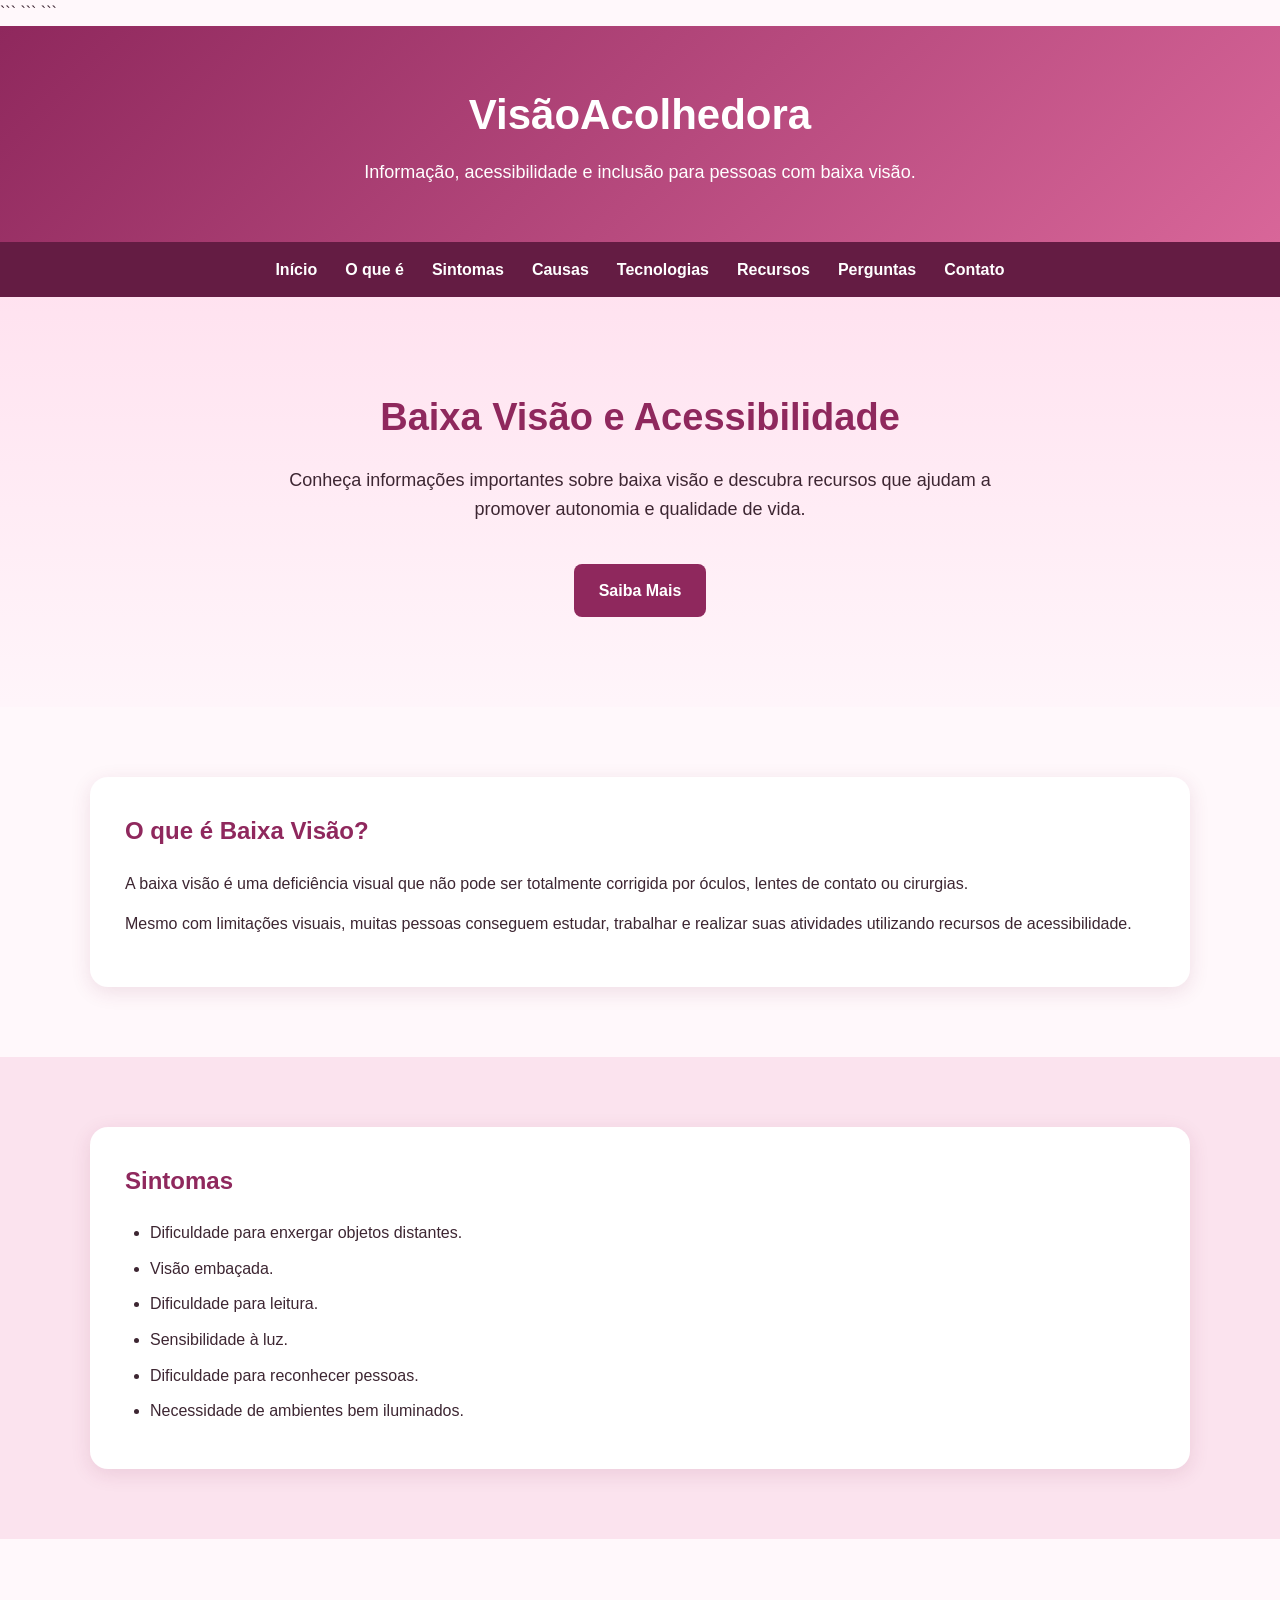
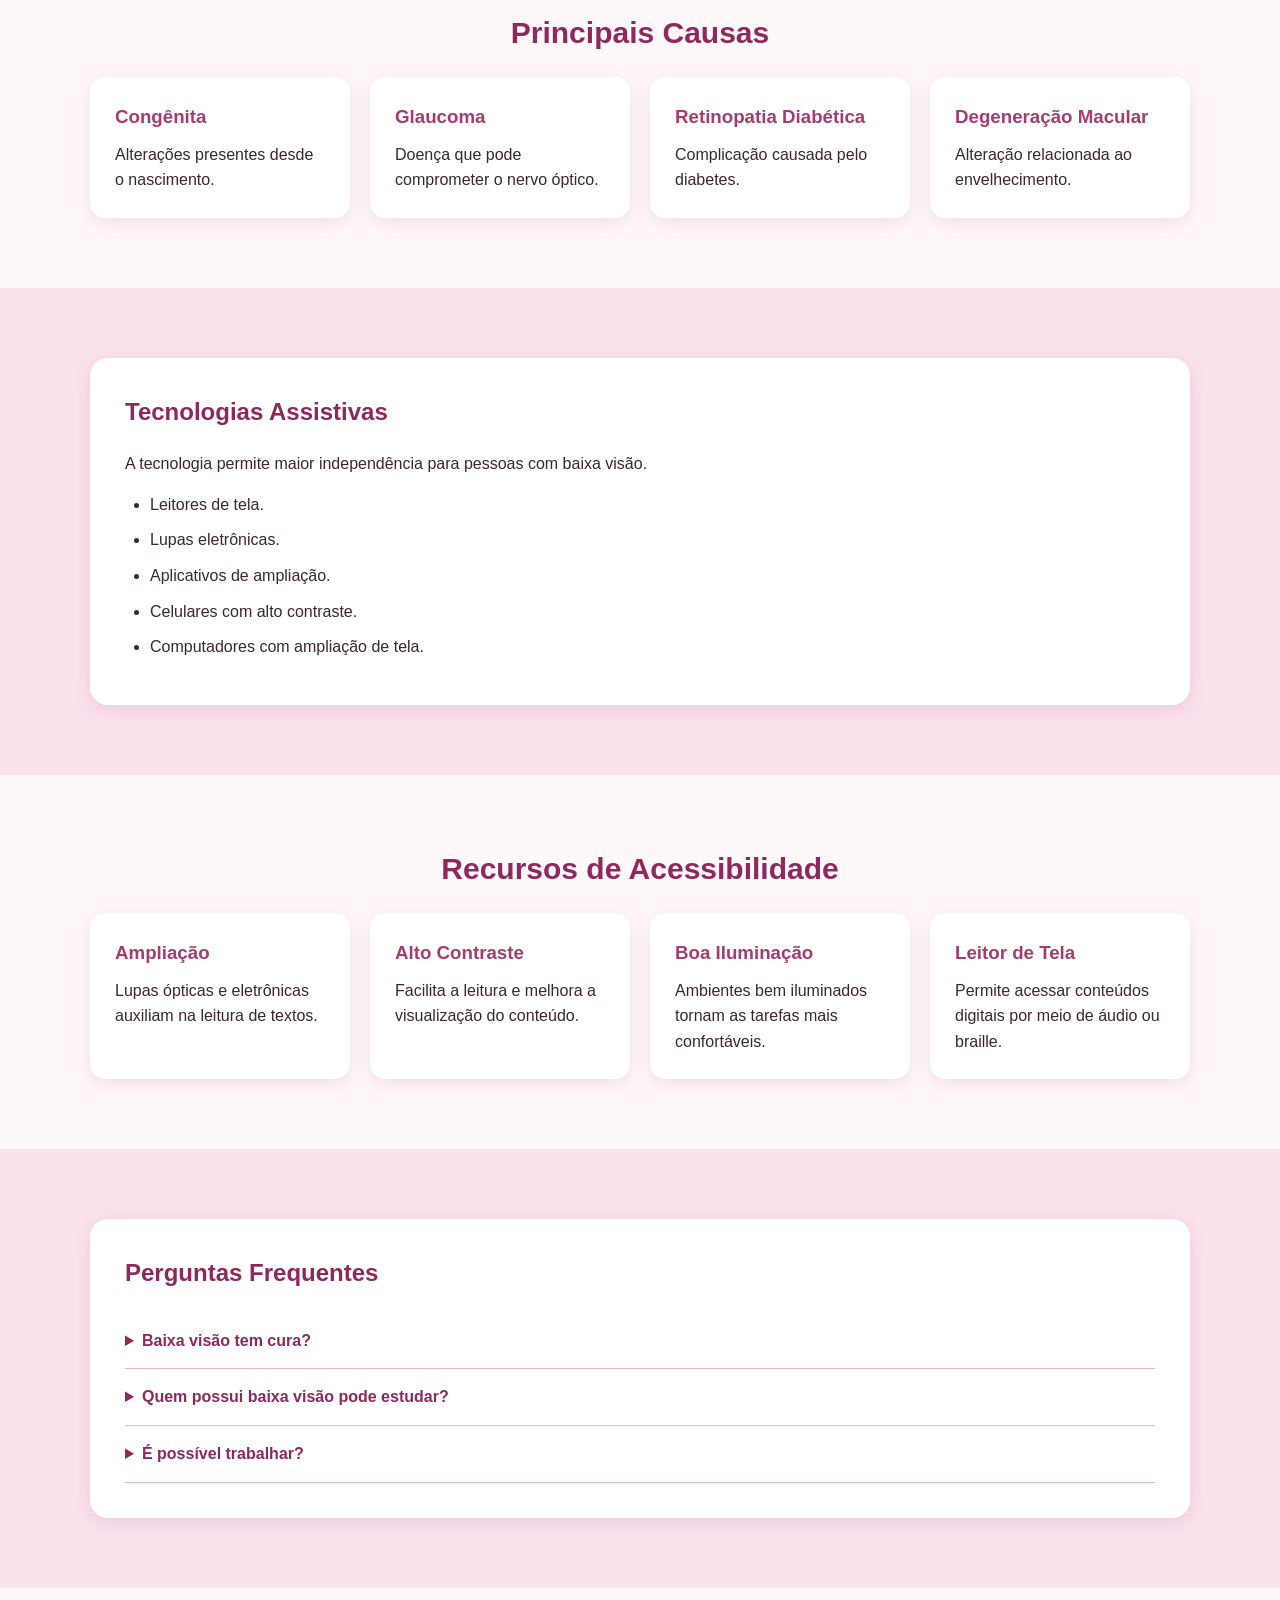
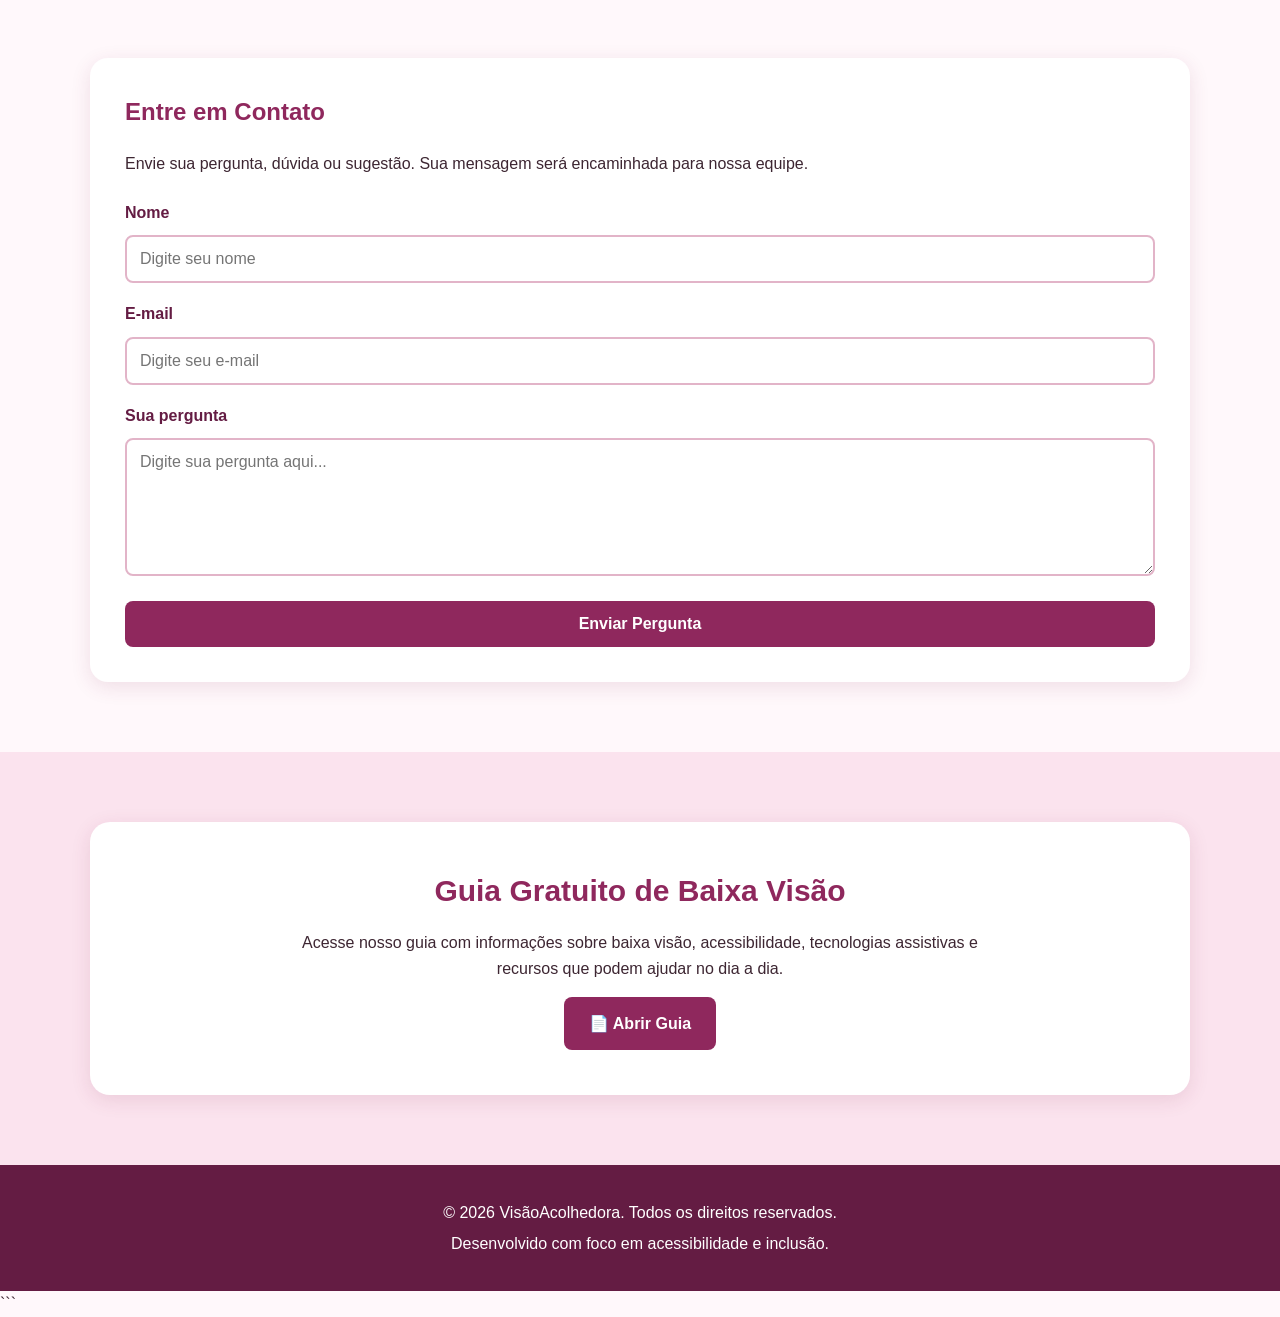
<file: index.html>
<!DOCTYPE html>

<html lang="pt-BR">

<head>
    <meta charset="UTF-8">
    <meta name="viewport" content="width=device-width, initial-scale=1.0">

```
<title>VisãoAcolhedora | Baixa Visão e Acessibilidade</title>

<meta name="description"
    content="Informações sobre baixa visão, acessibilidade, tecnologias assistivas e inclusão.">

<style>
    * {
        box-sizing: border-box;
        margin: 0;
        padding: 0;
    }

    html {
        scroll-behavior: smooth;
    }

    body {
        font-family: Arial, Helvetica, sans-serif;
        color: #3d2632;
        background: #fff8fb;
        line-height: 1.6;
    }

    .container {
        width: 90%;
        max-width: 1100px;
        margin: auto;
    }

    /* Acessibilidade */
    .skip-link {
        position: absolute;
        left: -9999px;
        top: 10px;
        background: #8f285d;
        color: white;
        padding: 10px 15px;
        z-index: 999;
    }

    .skip-link:focus {
        left: 10px;
    }

    /* Cabeçalho */
    .header {
        background: linear-gradient(135deg, #8f285d, #d86699);
        color: white;
        text-align: center;
        padding: 55px 20px;
    }

    .header h1 {
        font-size: 42px;
        margin-bottom: 10px;
    }

    .header p {
        font-size: 18px;
    }

    /* Menu */
    .menu {
        background: #641c43;
        position: sticky;
        top: 0;
        z-index: 100;
    }

    .menu ul {
        list-style: none;
        display: flex;
        justify-content: center;
        flex-wrap: wrap;
    }

    .menu a {
        display: block;
        color: white;
        text-decoration: none;
        padding: 15px 14px;
        font-weight: bold;
    }

    .menu a:hover {
        background: #9f356b;
    }

    /* Banner */
    .banner {
        background: linear-gradient(
            rgba(255, 225, 239, 0.95),
            rgba(255, 245, 250, 0.95)
        );
        text-align: center;
        padding: 90px 20px;
    }

    .banner h2 {
        color: #8f285d;
        font-size: 38px;
        margin-bottom: 18px;
    }

    .banner p {
        max-width: 750px;
        margin: 0 auto 25px;
        font-size: 18px;
    }

    /* Seções */
    .section {
        padding: 70px 20px;
    }

    .rosa {
        background: #fbe3ee;
    }

    .card {
        background: white;
        padding: 35px;
        border-radius: 18px;
        box-shadow: 0 5px 20px rgba(120, 30, 75, 0.12);
    }

    .card h2,
    .titulo-centro {
        color: #8f285d;
        margin-bottom: 20px;
    }

    .card p {
        margin-bottom: 15px;
    }

    .card ul {
        padding-left: 25px;
    }

    .card li {
        margin-bottom: 10px;
    }

    .titulo-centro {
        text-align: center;
        font-size: 30px;
    }

    /* Cards */
    .cards {
        display: grid;
        grid-template-columns: repeat(4, 1fr);
        gap: 20px;
    }

    .recurso {
        background: white;
        padding: 25px;
        border-radius: 15px;
        box-shadow: 0 5px 18px rgba(120, 30, 75, 0.12);
    }

    .recurso h3 {
        color: #a63d70;
        margin-bottom: 10px;
    }

    /* FAQ */
    details {
        border-bottom: 1px solid #e4b7ca;
        padding: 15px 0;
    }

    summary {
        cursor: pointer;
        font-weight: bold;
        color: #8f285d;
    }

    details p {
        margin-top: 10px;
    }

    /* Formulário */
    form {
        display: flex;
        flex-direction: column;
        gap: 10px;
    }

    label {
        font-weight: bold;
        color: #641c43;
        margin-top: 8px;
    }

    input,
    textarea {
        width: 100%;
        padding: 13px;
        border: 2px solid #e2b4c8;
        border-radius: 8px;
        font-family: inherit;
        font-size: 16px;
        background: #fff;
    }

    input:focus,
    textarea:focus {
        outline: none;
        border-color: #9f356b;
    }

    button,
    .botao {
        display: inline-block;
        background: #8f285d;
        color: white;
        border: none;
        padding: 14px 25px;
        border-radius: 8px;
        text-decoration: none;
        font-weight: bold;
        cursor: pointer;
        font-size: 16px;
        margin-top: 15px;
    }

    button:hover,
    .botao:hover {
        background: #641c43;
    }

    /* Guia */
    .cta {
        background: white;
        text-align: center;
        padding: 45px;
        border-radius: 20px;
        box-shadow: 0 5px 20px rgba(120, 30, 75, 0.12);
    }

    .cta h2 {
        color: #8f285d;
        font-size: 30px;
        margin-bottom: 15px;
    }

    .cta p {
        max-width: 700px;
        margin: auto;
    }

    /* Rodapé */
    footer {
        background: #641c43;
        color: white;
        text-align: center;
        padding: 30px 20px;
    }

    footer p {
        margin: 5px;
    }

    /* Responsividade */
    @media (max-width: 800px) {

        .cards {
            grid-template-columns: repeat(2, 1fr);
        }

        .header h1 {
            font-size: 34px;
        }

        .banner h2 {
            font-size: 30px;
        }
    }

    @media (max-width: 550px) {

        .cards {
            grid-template-columns: 1fr;
        }

        .menu ul {
            flex-direction: column;
            text-align: center;
        }

        .menu a {
            padding: 10px;
        }

        .section {
            padding: 45px 15px;
        }

        .card,
        .cta {
            padding: 25px;
        }
    }
</style>
```

</head>

<body>

```
<a href="#conteudo" class="skip-link">
    Pular para o conteúdo principal
</a>

<!-- CABEÇALHO -->
<header class="header">

    <div class="container">

        <h1>VisãoAcolhedora</h1>

        <p>
            Informação, acessibilidade e inclusão para pessoas com baixa visão.
        </p>

    </div>

</header>

<!-- MENU -->
<nav class="menu" aria-label="Menu principal">

    <div class="container">

        <ul>
            <li><a href="#inicio">Início</a></li>
            <li><a href="#sobre">O que é</a></li>
            <li><a href="#sintomas">Sintomas</a></li>
            <li><a href="#causas">Causas</a></li>
            <li><a href="#tecnologia">Tecnologias</a></li>
            <li><a href="#recursos">Recursos</a></li>
            <li><a href="#faq">Perguntas</a></li>
            <li><a href="#contato">Contato</a></li>
        </ul>

    </div>

</nav>

<main id="conteudo">

    <!-- INÍCIO -->
    <section id="inicio" class="banner">

        <div class="container">

            <h2>Baixa Visão e Acessibilidade</h2>

            <p>
                Conheça informações importantes sobre baixa visão
                e descubra recursos que ajudam a promover autonomia
                e qualidade de vida.
            </p>

            <a href="#sobre" class="botao">
                Saiba Mais
            </a>

        </div>

    </section>

    <!-- O QUE É -->
    <section id="sobre" class="section">

        <div class="container">

            <div class="card">

                <h2>O que é Baixa Visão?</h2>

                <p>
                    A baixa visão é uma deficiência visual que não pode
                    ser totalmente corrigida por óculos, lentes de
                    contato ou cirurgias.
                </p>

                <p>
                    Mesmo com limitações visuais, muitas pessoas conseguem
                    estudar, trabalhar e realizar suas atividades utilizando
                    recursos de acessibilidade.
                </p>

            </div>

        </div>

    </section>

    <!-- SINTOMAS -->
    <section id="sintomas" class="section rosa">

        <div class="container">

            <div class="card">

                <h2>Sintomas</h2>

                <ul>
                    <li>Dificuldade para enxergar objetos distantes.</li>
                    <li>Visão embaçada.</li>
                    <li>Dificuldade para leitura.</li>
                    <li>Sensibilidade à luz.</li>
                    <li>Dificuldade para reconhecer pessoas.</li>
                    <li>Necessidade de ambientes bem iluminados.</li>
                </ul>

            </div>

        </div>

    </section>

    <!-- CAUSAS -->
    <section id="causas" class="section">

        <div class="container">

            <h2 class="titulo-centro">
                Principais Causas
            </h2>

            <div class="cards">

                <article class="recurso">

                    <h3>Congênita</h3>

                    <p>
                        Alterações presentes desde o nascimento.
                    </p>

                </article>

                <article class="recurso">

                    <h3>Glaucoma</h3>

                    <p>
                        Doença que pode comprometer o nervo óptico.
                    </p>

                </article>

                <article class="recurso">

                    <h3>Retinopatia Diabética</h3>

                    <p>
                        Complicação causada pelo diabetes.
                    </p>

                </article>

                <article class="recurso">

                    <h3>Degeneração Macular</h3>

                    <p>
                        Alteração relacionada ao envelhecimento.
                    </p>

                </article>

            </div>

        </div>

    </section>

    <!-- TECNOLOGIAS -->
    <section id="tecnologia" class="section rosa">

        <div class="container">

            <div class="card">

                <h2>Tecnologias Assistivas</h2>

                <p>
                    A tecnologia permite maior independência para
                    pessoas com baixa visão.
                </p>

                <ul>
                    <li>Leitores de tela.</li>
                    <li>Lupas eletrônicas.</li>
                    <li>Aplicativos de ampliação.</li>
                    <li>Celulares com alto contraste.</li>
                    <li>Computadores com ampliação de tela.</li>
                </ul>

            </div>

        </div>

    </section>

    <!-- RECURSOS -->
    <section id="recursos" class="section">

        <div class="container">

            <h2 class="titulo-centro">
                Recursos de Acessibilidade
            </h2>

            <div class="cards">

                <article class="recurso">

                    <h3>Ampliação</h3>

                    <p>
                        Lupas ópticas e eletrônicas auxiliam na
                        leitura de textos.
                    </p>

                </article>

                <article class="recurso">

                    <h3>Alto Contraste</h3>

                    <p>
                        Facilita a leitura e melhora a visualização
                        do conteúdo.
                    </p>

                </article>

                <article class="recurso">

                    <h3>Boa Iluminação</h3>

                    <p>
                        Ambientes bem iluminados tornam as tarefas
                        mais confortáveis.
                    </p>

                </article>

                <article class="recurso">

                    <h3>Leitor de Tela</h3>

                    <p>
                        Permite acessar conteúdos digitais por meio
                        de áudio ou braille.
                    </p>

                </article>

            </div>

        </div>

    </section>

    <!-- FAQ -->
    <section id="faq" class="section rosa">

        <div class="container">

            <div class="card">

                <h2>Perguntas Frequentes</h2>

                <details>

                    <summary>
                        Baixa visão tem cura?
                    </summary>

                    <p>
                        Depende da causa. Em muitos casos existem
                        tratamentos e recursos que podem melhorar
                        a qualidade de vida.
                    </p>

                </details>

                <details>

                    <summary>
                        Quem possui baixa visão pode estudar?
                    </summary>

                    <p>
                        Sim. Com adaptações e recursos de acessibilidade
                        é possível acompanhar os estudos.
                    </p>

                </details>

                <details>

                    <summary>
                        É possível trabalhar?
                    </summary>

                    <p>
                        Sim. Muitas pessoas trabalham utilizando
                        tecnologias assistivas e adaptações.
                    </p>

                </details>

            </div>

        </div>

    </section>

    <!-- CONTATO / WEB3FORMS -->
    <section id="contato" class="section">

        <div class="container">

            <div class="card">

                <h2>Entre em Contato</h2>

                <p>
                    Envie sua pergunta, dúvida ou sugestão.
                    Sua mensagem será encaminhada para nossa equipe.
                </p>

                <form
                    action="https://api.web3forms.com/submit"
                    method="POST"
                >

                    <!-- COLOQUE SUA ACCESS KEY AQUI -->
                    <input
                        type="hidden"
                        name="access_key"
                        value="7663a361-f14c-41ac-9d38-f6919363fd05"
                    >

                    <input
                        type="hidden"
                        name="subject"
                        value="Nova pergunta - VisãoAcolhedora"
                    >

                    <label for="nome">
                        Nome
                    </label>

                    <input
                        type="text"
                        id="nome"
                        name="name"
                        placeholder="Digite seu nome"
                        required
                    >

                    <label for="email">
                        E-mail
                    </label>

                    <input
                        type="email"
                        id="email"
                        name="email"
                        placeholder="Digite seu e-mail"
                        required
                    >

                    <label for="mensagem">
                        Sua pergunta
                    </label>

                    <textarea
                        id="mensagem"
                        name="message"
                        rows="6"
                        placeholder="Digite sua pergunta aqui..."
                        required
                    ></textarea>

                    <!-- Anti-spam -->
                    <input
                        type="checkbox"
                        name="botcheck"
                        style="display:none;"
                    >

                    <button type="submit">
                        Enviar Pergunta
                    </button>

                </form>

            </div>

        </div>

    </section>

    <!-- GUIA -->
    <section id="guia" class="section rosa">

        <div class="container">

            <div class="cta">

                <h2>
                    Guia Gratuito de Baixa Visão
                </h2>

                <p>
                    Acesse nosso guia com informações sobre baixa visão,
                    acessibilidade, tecnologias assistivas e recursos
                    que podem ajudar no dia a dia.
                </p>

                <a
                    href="./guia-baixa-visao-rosa.pdf"
                    target="_blank"
                    rel="noopener noreferrer"
                    class="botao"
                >
                    📄 Abrir Guia
                </a>

            </div>

        </div>

    </section>

</main>

<!-- RODAPÉ -->
<footer>

    <div class="container">

        <p>
            © 2026 VisãoAcolhedora. Todos os direitos reservados.
        </p>

        <p>
            Desenvolvido com foco em acessibilidade e inclusão.
        </p>

    </div>

</footer>
```

</body>

</html>
</file>
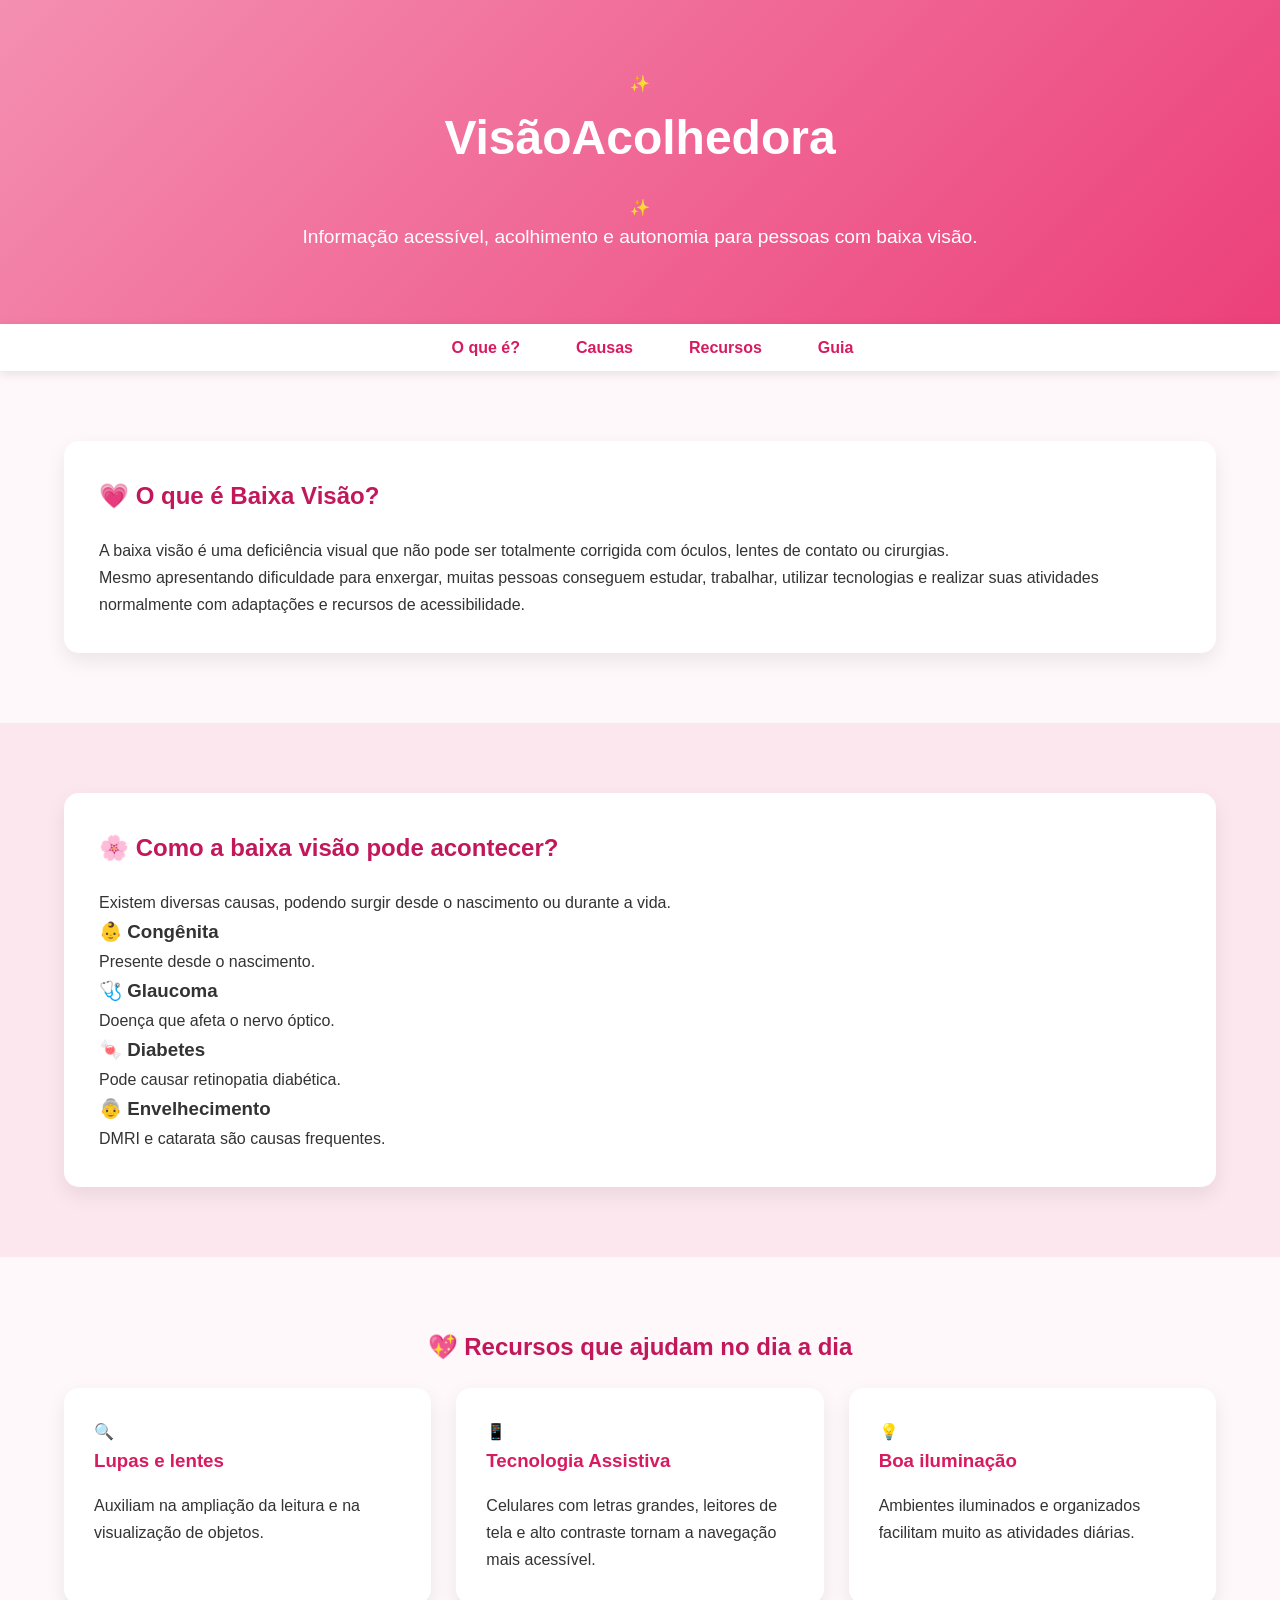
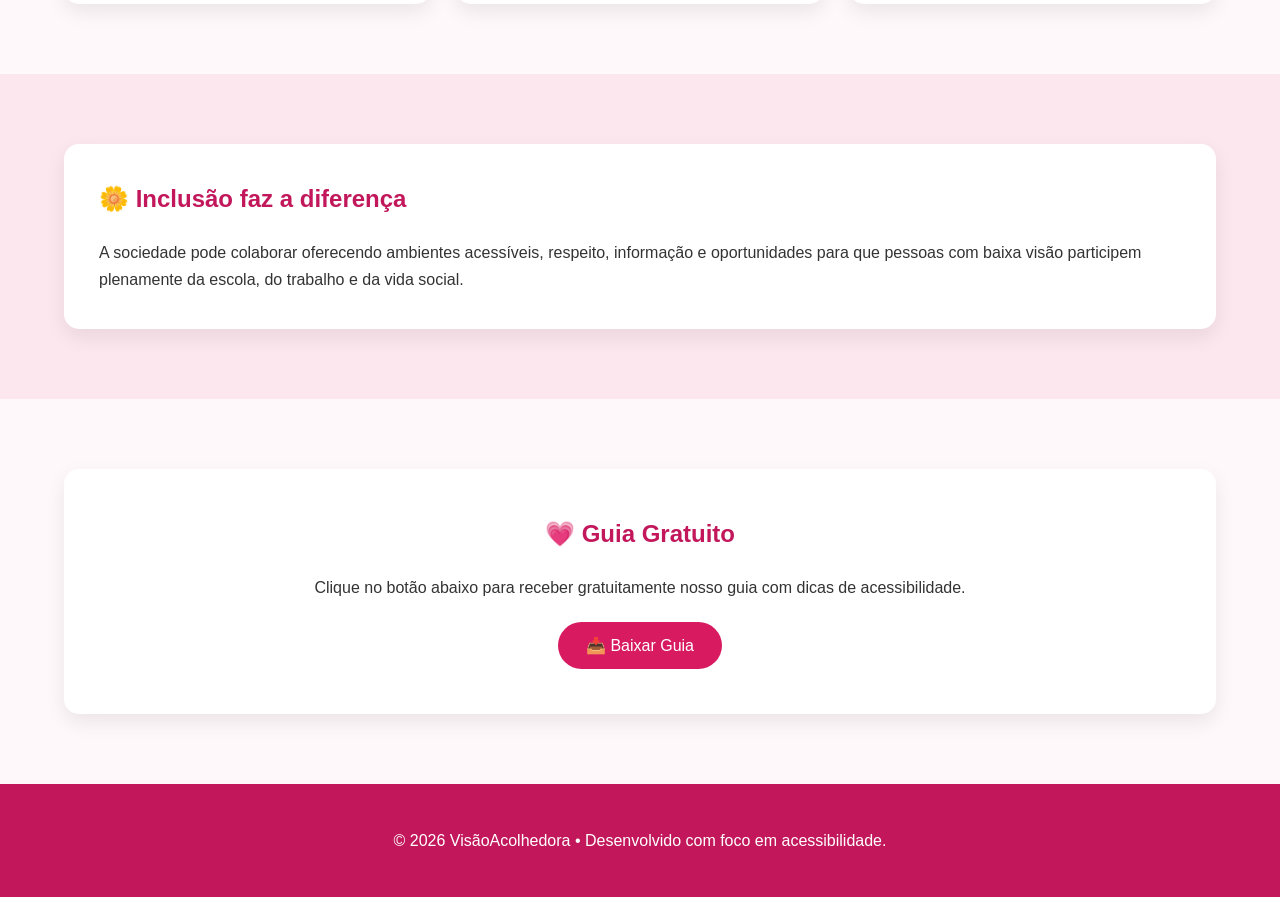
<file: lisa.html>
<!DOCTYPE html>
<html lang="pt-BR">

<head>
    <meta charset="UTF-8">
    <meta name="viewport" content="width=device-width, initial-scale=1.0">

    <title>VisãoAcolhedora | Entendendo a Baixa Visão</title>

    <meta name="description"
        content="Conheça mais sobre a baixa visão, suas causas, recursos de acessibilidade e formas de melhorar a qualidade de vida.">

    <link rel="stylesheet" href="style.css">
</head>

<body>

    <!-- Link de acessibilidade -->
    <a href="#conteudo" class="skip-link">
        Pular para o conteúdo principal
    </a>

    <!-- Cabeçalho -->
    <header class="header">

        <div class="container">

            <div class="logo">

                <span>✨</span>

                <h1>VisãoAcolhedora</h1>

                <span>✨</span>

            </div>

            <p class="slogan">

                Informação acessível, acolhimento e autonomia para pessoas com baixa visão.

            </p>

        </div>

    </header>

    <!-- Menu -->

    <nav class="menu" aria-label="Menu principal">

        <div class="container">

            <ul>

                <li><a href="#sobre">O que é?</a></li>

                <li><a href="#causas">Causas</a></li>

                <li><a href="#recursos">Recursos</a></li>

                <li><a href="#contato">Guia</a></li>

            </ul>

        </div>

    </nav>

    <!-- Conteúdo -->

    <main id="conteudo">

        <!-- SOBRE -->

        <section id="sobre" class="section">

            <div class="container">

                <div class="card">

                    <h2>💗 O que é Baixa Visão?</h2>

                    <p>

                        A baixa visão é uma deficiência visual que não pode ser totalmente corrigida
                        com óculos, lentes de contato ou cirurgias.

                    </p>

                    <p>

                        Mesmo apresentando dificuldade para enxergar, muitas pessoas conseguem
                        estudar, trabalhar, utilizar tecnologias e realizar suas atividades
                        normalmente com adaptações e recursos de acessibilidade.

                    </p>

                </div>

            </div>

        </section>

        <!-- CAUSAS -->

        <section id="causas" class="section rosa">

            <div class="container">

                <div class="card">

                    <h2>🌸 Como a baixa visão pode acontecer?</h2>

                    <p>

                        Existem diversas causas, podendo surgir desde o nascimento
                        ou durante a vida.

                    </p>

                    <div class="causas-grid">

                        <div class="causa">

                            <h3>👶 Congênita</h3>

                            <p>Presente desde o nascimento.</p>

                        </div>

                        <div class="causa">

                            <h3>🩺 Glaucoma</h3>

                            <p>Doença que afeta o nervo óptico.</p>

                        </div>

                        <div class="causa">

                            <h3>🍬 Diabetes</h3>

                            <p>Pode causar retinopatia diabética.</p>

                        </div>

                        <div class="causa">

                            <h3>👵 Envelhecimento</h3>

                            <p>DMRI e catarata são causas frequentes.</p>

                        </div>

                    </div>

                </div>

            </div>

        </section>

        <!-- RECURSOS -->

        <section id="recursos" class="section">

            <div class="container">

                <h2 class="titulo-centro">

                    💖 Recursos que ajudam no dia a dia

                </h2>

                <div class="cards">

                    <article class="recurso">

                        <div class="icone">

                            🔍

                        </div>

                        <h3>Lupas e lentes</h3>

                        <p>

                            Auxiliam na ampliação da leitura e na visualização
                            de objetos.

                        </p>

                    </article>

                    <article class="recurso">

                        <div class="icone">

                            📱

                        </div>

                        <h3>Tecnologia Assistiva</h3>

                        <p>

                            Celulares com letras grandes,
                            leitores de tela e alto contraste
                            tornam a navegação mais acessível.

                        </p>

                    </article>

                    <article class="recurso">

                        <div class="icone">

                            💡

                        </div>

                        <h3>Boa iluminação</h3>

                        <p>

                            Ambientes iluminados e organizados
                            facilitam muito as atividades diárias.

                        </p>

                    </article>

                </div>

            </div>

        </section>

        <!-- BENEFÍCIOS -->

        <section class="section rosa">

            <div class="container">

                <div class="card">

                    <h2>🌼 Inclusão faz a diferença</h2>

                    <p>

                        A sociedade pode colaborar oferecendo ambientes acessíveis,
                        respeito, informação e oportunidades para que pessoas com baixa visão
                        participem plenamente da escola, do trabalho e da vida social.

                    </p>

                </div>

            </div>

        </section>

        <!-- CTA -->

        <section id="contato" class="section">

            <div class="container">

                <div class="cta">

                    <h2>

                        💗 Guia Gratuito

                    </h2>

                    <p>

                        Clique no botão abaixo para receber gratuitamente
                        nosso guia com dicas de acessibilidade.

                    </p>

                    <button id="btn-download">

                        📥 Baixar Guia

                    </button>

                </div>

            </div>

        </section>

    </main>

    <!-- Rodapé -->

    <footer>

        <div class="container">

            <p>

                © 2026 VisãoAcolhedora • Desenvolvido com foco em acessibilidade.

            </p>

        </div>

    </footer>

    <script src="script.js"></script>

</body>

</html>
</file>
<file: style.css>
/* ===========================
   RESET
=========================== */

*{
    margin:0;
    padding:0;
    box-sizing:border-box;
}

html{
    scroll-behavior:smooth;
}

body{

    font-family:Arial, Helvetica, sans-serif;

    background:#fff8fb;

    color:#333;

    line-height:1.7;

}

/* ===========================
   CONTAINER
=========================== */

.container{

    width:90%;

    max-width:1200px;

    margin:auto;

}

/* ===========================
   LINK DE ACESSIBILIDADE
=========================== */

.skip-link{

    position:absolute;

    left:-999px;

    top:10px;

    background:#ffffff;

    color:#000;

    padding:10px 18px;

    border-radius:6px;

    text-decoration:none;

    z-index:999;

}

.skip-link:focus{

    left:20px;

}

/* ===========================
   CABEÇALHO
=========================== */

.header{

    background:linear-gradient(135deg,#f48fb1,#ec407a);

    color:white;

    text-align:center;

    padding:70px 20px;

}

.header h1{

    font-size:3rem;

    margin-bottom:15px;

}

.header p{

    font-size:1.2rem;

}

/* ===========================
   MENU
=========================== */

.menu{

    background:white;

    position:sticky;

    top:0;

    z-index:1000;

    box-shadow:0 3px 10px rgba(0,0,0,.1);

}

.menu ul{

    list-style:none;

    display:flex;

    justify-content:center;

    flex-wrap:wrap;

}

.menu li{

    margin:10px;

}

.menu a{

    text-decoration:none;

    color:#d81b60;

    font-weight:bold;

    padding:10px 18px;

    border-radius:30px;

    transition:.3s;

}

.menu a:hover{

    background:#f8bbd0;

}

/* ===========================
   BANNER
=========================== */

.banner{

    padding:90px 20px;

    text-align:center;

}

.banner h2{

    font-size:2.5rem;

    color:#d81b60;

    margin-bottom:20px;

}

.banner p{

    max-width:700px;

    margin:auto;

    margin-bottom:35px;

}

/* ===========================
   BOTÕES
=========================== */

.botao,
button{

    display:inline-block;

    background:#d81b60;

    color:white;

    padding:14px 28px;

    border:none;

    border-radius:30px;

    cursor:pointer;

    text-decoration:none;

    font-size:1rem;

    transition:.3s;

}

.botao:hover,
button:hover{

    background:#ad1457;

    transform:translateY(-2px);

}

/* ===========================
   SEÇÕES
=========================== */

.section{

    padding:70px 0;

}

.rosa{

    background:#fde7ef;

}

/* ===========================
   TÍTULOS
=========================== */

.section h2{

    color:#c2185b;

    margin-bottom:20px;

}

.titulo-centro{

    text-align:center;

    margin-bottom:40px;

}

/* ===========================
   CARD
=========================== */

.card{

    background:white;

    padding:35px;

    border-radius:15px;

    box-shadow:0 8px 20px rgba(0,0,0,.08);

}

/* ===========================
   CARDS
=========================== */

.cards{

    display:grid;

    grid-template-columns:repeat(auto-fit,minmax(250px,1fr));

    gap:25px;

}

.recurso{

    background:white;

    padding:30px;

    border-radius:15px;

    box-shadow:0 8px 20px rgba(0,0,0,.08);

    transition:.3s;

}

.recurso:hover{

    transform:translateY(-8px);

}

.recurso h3{

    color:#d81b60;

    margin-bottom:15px;

}

/* ===========================
   LISTAS
=========================== */

ul{

    padding-left:25px;

}

li{

    margin-bottom:10px;

}

/* ===========================
   FAQ
=========================== */

details{

    margin-bottom:15px;

    background:#fff;

    padding:15px;

    border-radius:8px;

    border:1px solid #f5c2d3;

}

summary{

    cursor:pointer;

    font-weight:bold;

    color:#c2185b;

}

/* ===========================
   FORMULÁRIO
=========================== */

form{

    display:flex;

    flex-direction:column;

}

label{

    margin-top:15px;

    margin-bottom:6px;

    font-weight:bold;

}

input,
textarea{

    padding:12px;

    border:1px solid #ccc;

    border-radius:8px;

    font-size:16px;

}

textarea{

    resize:vertical;

}

form button{

    margin-top:20px;

}

/* ===========================
   GUIA
=========================== */

.cta{

    background:white;

    padding:45px;

    border-radius:15px;

    text-align:center;

    box-shadow:0 8px 20px rgba(0,0,0,.08);

}

.cta p{

    margin:20px 0;

}

/* ===========================
   RODAPÉ
=========================== */

footer{

    background:#c2185b;

    color:white;

    text-align:center;

    padding:35px 20px;

}

footer p{

    margin:8px 0;

}

/* ===========================
   RESPONSIVO
=========================== */

@media(max-width:768px){

    .header h1{

        font-size:2.2rem;

    }

    .banner h2{

        font-size:2rem;

    }

    .menu ul{

        flex-direction:column;

        align-items:center;

    }

    .card{

        padding:25px;

    }

}
/* ===========================
   ALTO CONTRASTE
=========================== */

.alto-contraste{

    background:#000;

    color:#fff;

}


.alto-contraste .card,
.alto-contraste .recurso,
.alto-contraste .cta{

    background:#111;

    color:#fff;

}


.alto-contraste h1,
.alto-contraste h2,
.alto-contraste h3{

    color:#ffff00;

}


.alto-contraste a{

    color:#00ffff;

}


/* ===========================
   BOTÃO VOLTAR AO TOPO
=========================== */


.voltar-topo{

    position:fixed;

    right:25px;

    bottom:25px;

    display:none;

    z-index:999;

}


/* ===========================
   ANIMAÇÃO
=========================== */


.card,
.recurso,
.cta{

    opacity:0;

    transform:translateY(30px);

    transition:.6s;

}


.mostrar{

    opacity:1;

    transform:translateY(0);

}
</file>
